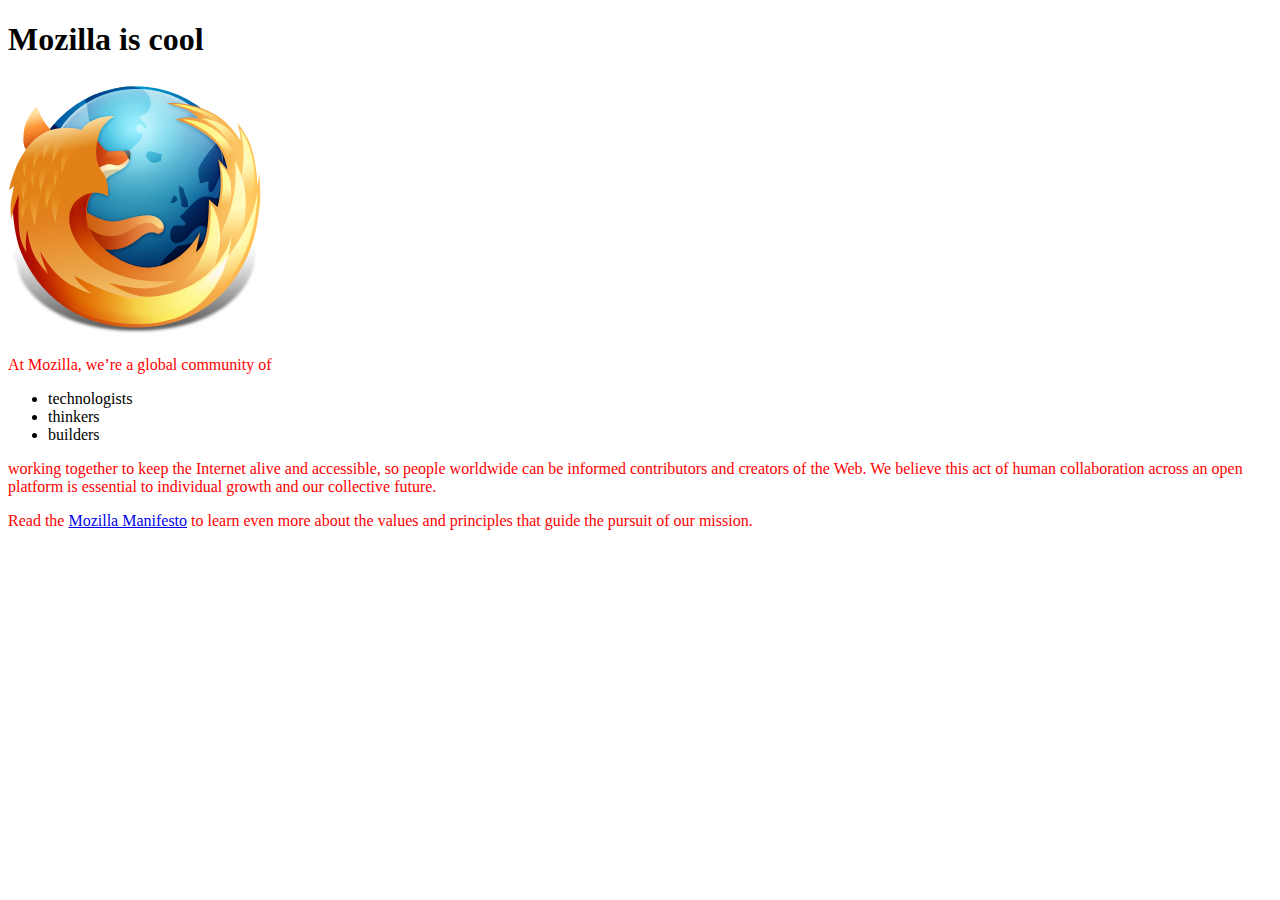
<file: index.html>
<!DOCTYPE html>
<html>
  <head>
    <meta charset="utf-8">
    <title>My test page</title>
    <link href='https://fonts.googleapis.com/css?family=Open+Sans' rel='stylesheet' type='text/css'>
    <link href="styles/style.css" rel="stylesheet" type="text/css">
  </head>
  <body>
    <h1>Mozilla is cool</h1>
    <img src="images/firefox-icon.png" alt="The Firefox logo: a flaming fox surrounding the Earth.">

    <p>At Mozilla, we’re a global community of</p>
    
    <ul> <!-- changed to list in the tutorial -->
      <li>technologists</li>
      <li>thinkers</li>
      <li>builders</li>
    </ul>

    <p>working together to keep the Internet alive and accessible, so people worldwide can be informed contributors and creators of the Web. We believe this act of human collaboration across an open platform is essential to individual growth and our collective future.</p>

    <p>Read the <a href="https://www.mozilla.org/en-US/about/manifesto/">Mozilla Manifesto</a> to learn even more about the values and principles that guide the pursuit of our mission.</p>
  </body>
</html>
</file>
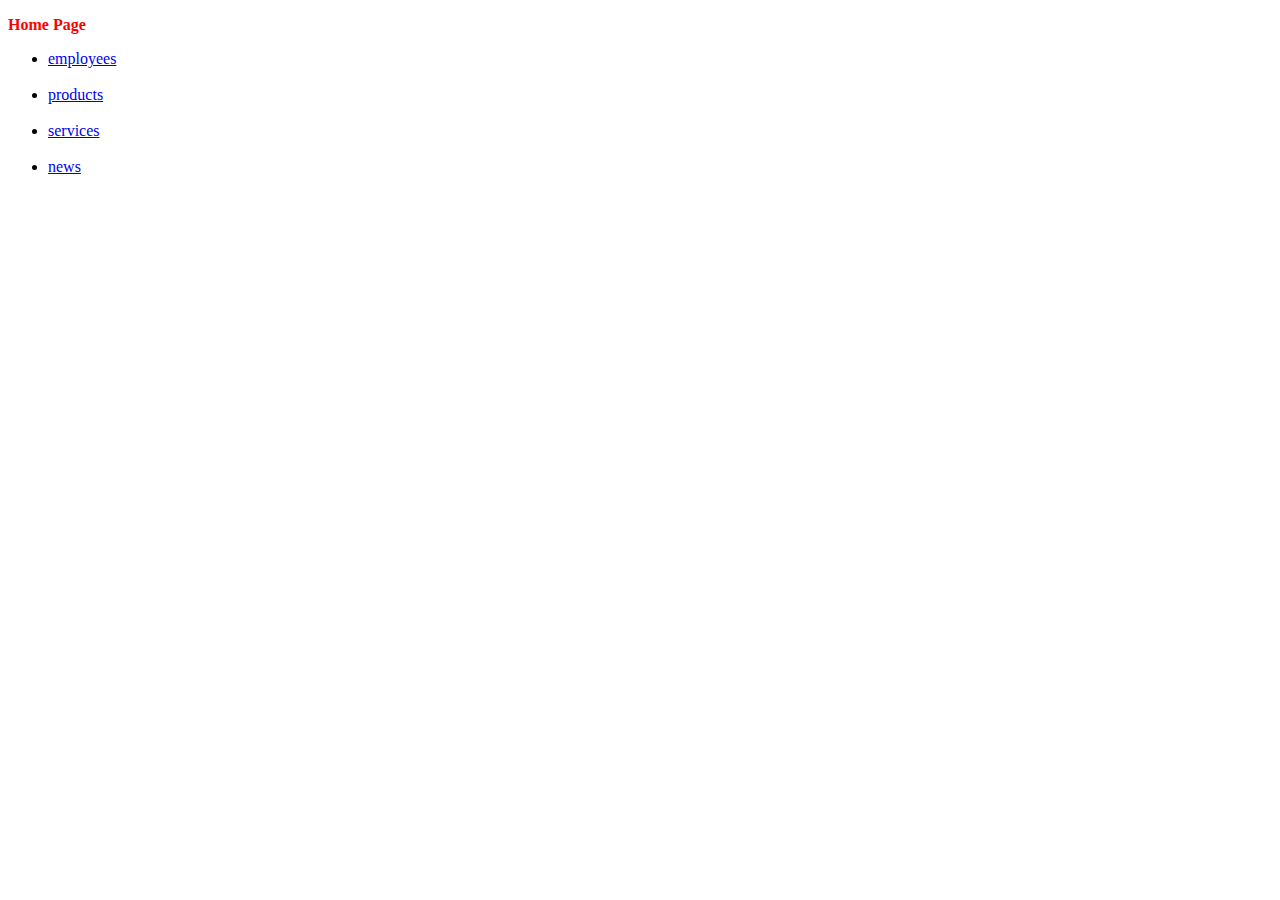
<file: multipage/index.html>
<!DOCTYPE html>
<html>
 
<head>
    <title>homepage</title>
    <meta charset="UTF-8" />
</head>
 
<body>
 <p style="color:red;"><strong>Home Page</strong></p>
  <ul>
   <li> <a href="https://sunqiiii.github.io/multipage/employees.html">employees</a></li> <br/>
   <li> <a href="https://sunqiiii.github.io/multipage/products.html">products</a></li> <br/>
   <li> <a href="https://sunqiiii.github.io/multipage/services.html">services</a></li> <br/>
   <li> <a href="https://sunqiiii.github.io/multipage/news.html">news</a></li> <br/>
</ul>
 
     
</body>
 
</html>
</file>
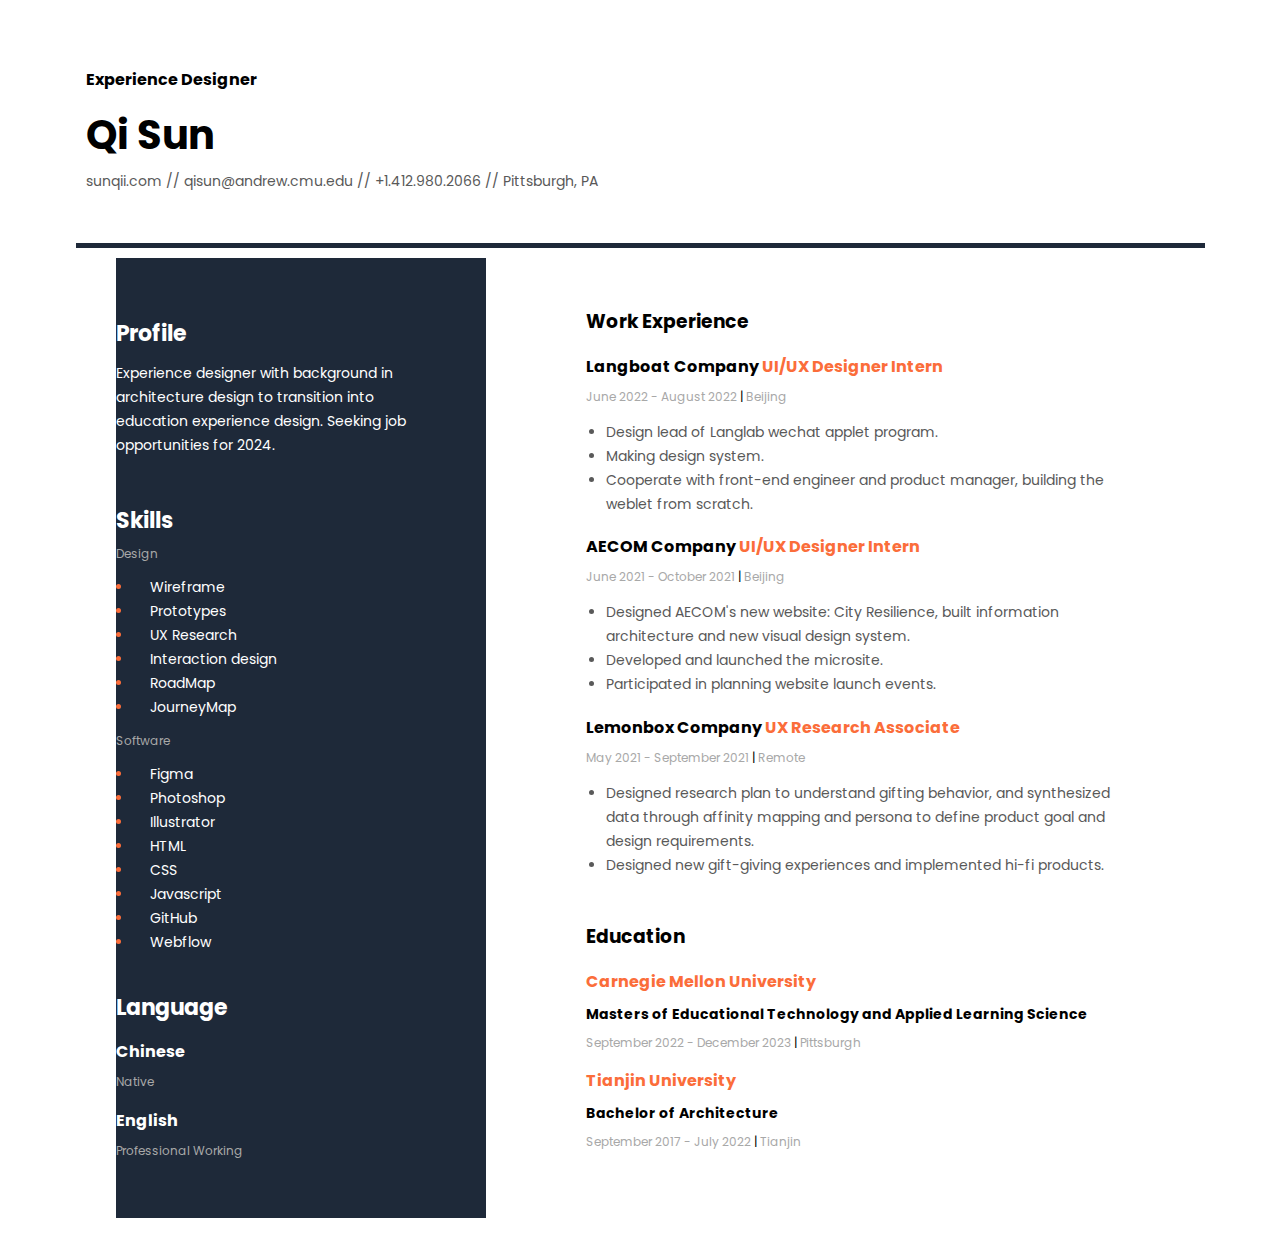
<file: myresume/index.html>
<!DOCTYPE html>
<html>
 <head>
    <meta charset="UTF-8">
    <meta http-equiv="X-UA-Compatible" content="IE=edge">
    <meta name="viewport" content="width=device-width, initial-scale=1.0">
    <link rel="preconnect" href="https://fonts.googleapis.com">
    <link rel="preconnect" href="https://fonts.gstatic.com" crossorigin>
    <link href="https://fonts.googleapis.com/css2?family=Poppins:wght@400;700&display=swap" rel="stylesheet">
    <link rel="stylesheet" href="styling.css">
    <title>Resume Qi Sun</title>
</head>
<body>
  <!--Main-->   
<div class="main">
    
 <div class="add">
  <!--About user-->
        <div class="about">
            <h2 class="about-position">Experience Designer</h2>
            <h1 class="about-name">Qi Sun</h1>
            <p class="about-description">sunqii.com // qisun@andrew.cmu.edu // +1.412.980.2066 // Pittsburgh, PA
            </p>
        </div>
    </div>
 
    <!--Main content-->
    <div class="main-content">
 
        <!--Work Experience-->
        <div class="work">
            <h3 class="title">Work Experience</h3>
            <!--Work 1.1-->
            <div>
                <h4 class="sub-title">Langboat Company <span class="organization"> UI/UX Designer Intern</span></h4>
                <p class="period">June 2022 - August 2022 <span class="line">|</span> Beijing</p>
                <ul class="work-list">
                    <li class="work-list-item">Design lead of Langlab wechat applet program.</li>
                    <li class="work-list-item">Making design system.</li>
                    <li class="work-list-item">Cooperate with front-end engineer and product manager, building the weblet from scratch. </li>
                </ul>
            </div>
            <!--Work 1-->
            <div>
                <h4 class="sub-title">AECOM Company <span class="organization"> UI/UX Designer Intern</span></h4>
                <p class="period">June 2021 - October 2021 <span class="line">|</span> Beijing</p>
                <ul class="work-list">
                    <li class="work-list-item">Designed AECOM's new website: City Resilience, built information architecture and new visual design system.</li>
                    <li class="work-list-item">Developed and launched the microsite.</li>
                    <li class="work-list-item">Participated in planning website launch events.</li>
                </ul>
            </div>
            <!--Work 2-->
            <div>
                <h4 class="sub-title">Lemonbox Company <span class="organization"> UX Research Associate</span></h4>
                <p class="period">May 2021 - September 2021 <span class="line">|</span> Remote</p>
                <ul class="work-list">
                    <li class="work-list-item">Designed research plan to understand gifting behavior, and synthesized data through affinity mapping and persona to define product goal and design requirements.</li>
                    <li class="work-list-item">Designed new gift-giving experiences and implemented hi-fi products.</li>
                </ul>
            </div>
           
        </div>
        <!--Education-->
        <div class="education">
            <h3 class="title">Education</h3>
            <div>
                <h4 class="education-org">Carnegie Mellon University</h4>
                <p class="education-position">Masters of Educational Technology and Applied Learning Science</p>
                
                <p class="period">September 2022 - December 2023 <span class="line">|</span> Pittsburgh</p>
            </div>
            <div>
                <h4 class="education-org">Tianjin University</h4>
                <p class="education-position">Bachelor of Architecture</p>
            
                <p class="period">September 2017 - July 2022 <span class="line">|</span> Tianjin</p>
            </div>
        </div>
    </div>


    <!--Side bar-->
    <aside class="sidebar">
        <!--Contacts-->
        <div class="contacts">
         
            <h3 class="sidebar-title">Profile</h3>
            <div>
                <p class="profile">
                Experience designer with background in architecture design to transition into education experience design.
                 Seeking job opportunities for 2024.
                </p>
            </div>
         </div>

        <!--Tech Skills-->
        <div class="tech-skills">

            <h3 class="sidebar-title">Skills</h3>
            <div>
                <p class="period">Design</p>
                <ul class="skills-list">
                    <li class="skills-list-item"><span class="skills-list-text">Wireframe</span></li>
                    <li class="skills-list-item"><span class="skills-list-text">Prototypes</span></li>
                    <li class="skills-list-item"><span class="skills-list-text">UX Research</span></li>
                    <li class="skills-list-item"><span class="skills-list-text">Interaction design</span></li>
                    <li class="skills-list-item"><span class="skills-list-text">RoadMap</span></li>
                    <li class="skills-list-item"><span class="skills-list-text">JourneyMap</span></li>
                </ul>
                <p class="period">Software</p>
                <ul class="skills-list">
                    <li class="skills-list-item"><span class="skills-list-text">Figma</span> </li>
                    <li class="skills-list-item"><span class="skills-list-text">Photoshop</span></li>
                    <li class="skills-list-item"><span class="skills-list-text">Illustrator</span></li>
                    <li class="skills-list-item"><span class="skills-list-text">HTML</span></li>
                    <li class="skills-list-item"><span class="skills-list-text">CSS</span></li>
                    <li class="skills-list-item"><span class="skills-list-text">Javascript</span></li>
                    <li class="skills-list-item"><span class="skills-list-text">GitHub</span></li>
                    <li class="skills-list-item"><span class="skills-list-text">Webflow</span></li>
                </ul>
            </div>
        </div>
        <!--Soft Skills-->
        <!-- <div class="soft-skills">
        
            <h3 class="sidebar-title">Soft Skills</h3>
            <div>
                <ul class="skills-list">
                    <li class="skills-list-item"><span class="skills-list-text">Scrum</span></li>
                    <li class="skills-list-item"><span class="skills-list-text">Agile</span></li>
                    <li class="skills-list-item"><span class="skills-list-text">GTD</span></li>
                    <li class="skills-list-item"><span class="skills-list-text">Teamwork</span></li>
                </ul>
            </div>
        </div> -->
        <!--Language-->
        <div class="language"> 
            <h3 class="sidebar-title">Language</h3>
            <h4 class="language-sub-title">Chinese</h4>
            <p class="period">Native</p>
            <h4 class="language-sub-title">English</h4>
            <p class="period">Professional Working</p>
        </div>
        
    </aside>
</div>

</body>

</html>
</file>
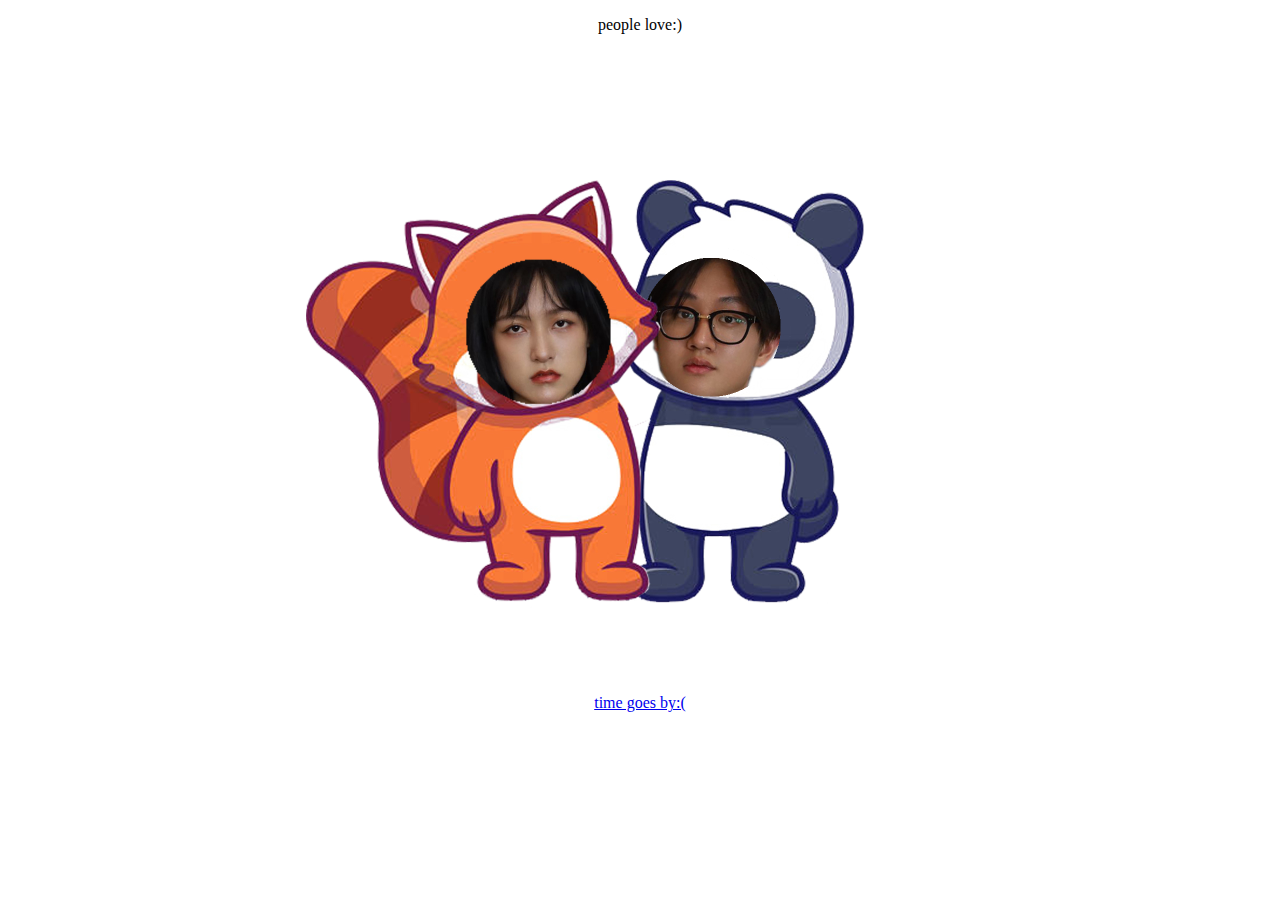
<file: tieyixia/index.html>
<!DOCTYPE html>
<html>
 
<head>
    <title>peoplelove</title>
    <meta charset="UTF-8" />
</head>
 
<body>
     <p><center>people love:)</center></p>
<center><img src="http://sunqiiii.github.io/tieyixia/0.jpg"
     width="960"
     height="640"
></center>
 <center><a href="https://sunqiiii.github.io/tieyixia/peoplechange.html">time goes by:(</a></center>
</body>
 
</html>
</file>
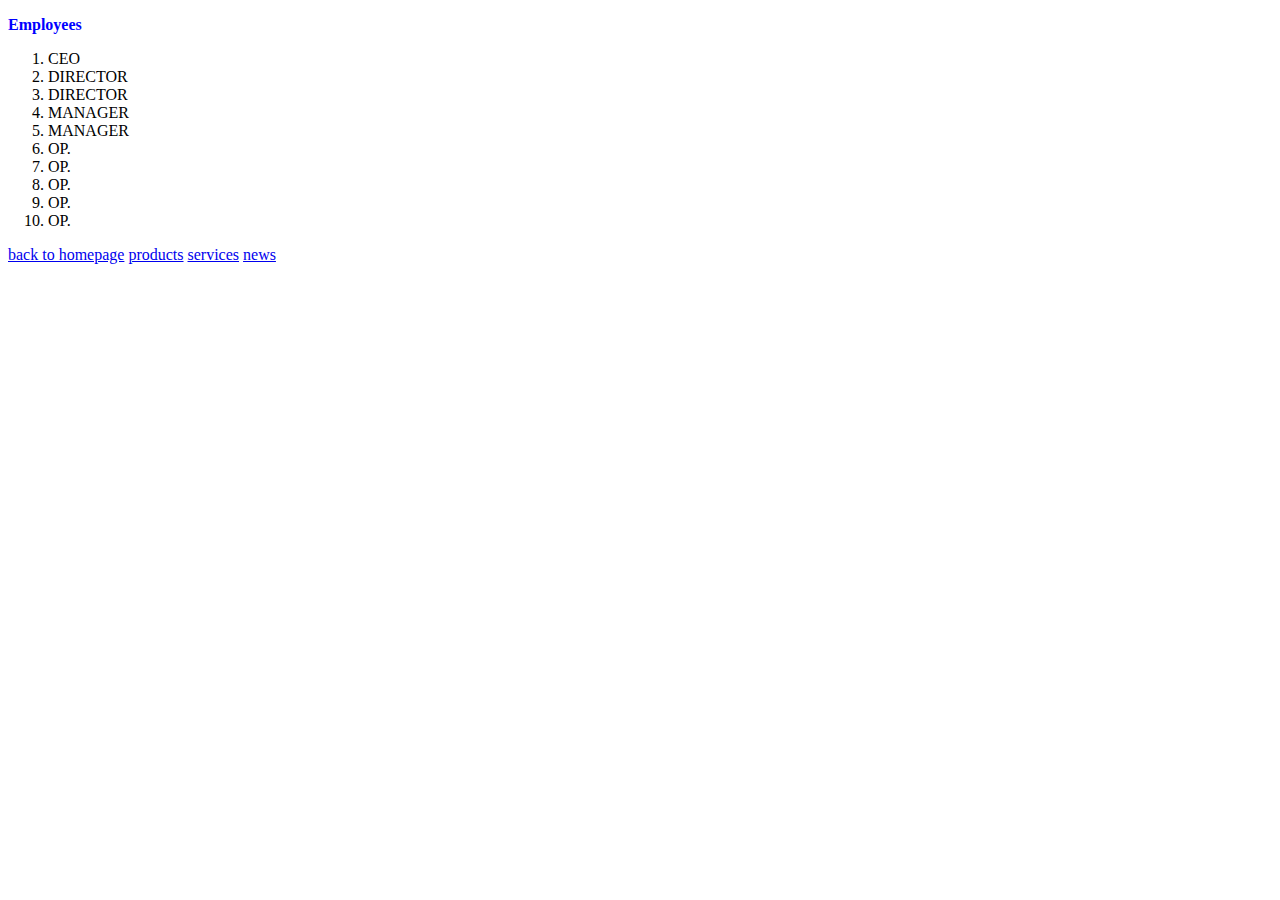
<file: multipage/employees.html>
<!DOCTYPE html>
<html>
 
<head>
    <title>employees</title>
    <meta charset="UTF-8" />
</head>
 
<body>
 <p style="color:blue;"><strong>Employees</strong></p>
  <ol>
   <li>CEO</li>
   <li>DIRECTOR</li>
   <li>DIRECTOR</li>
   <li>MANAGER</li>
   <li>MANAGER</li>
   <li>OP.</li>
   <li>OP.</li>
   <li>OP.</li>
   <li>OP.</li>
   <li>OP.</li>
</ol>
 
<a href="https://sunqiiii.github.io/multipage/index.html">back to homepage</a>
<a href="https://sunqiiii.github.io/multipage/products.html"> products</a> <a href="https://sunqiiii.github.io/multipage/services.html"> services</a> <a href="https://sunqiiii.github.io/multipage/news.html"> news</a>
      
</body>
 
</html>
</file>
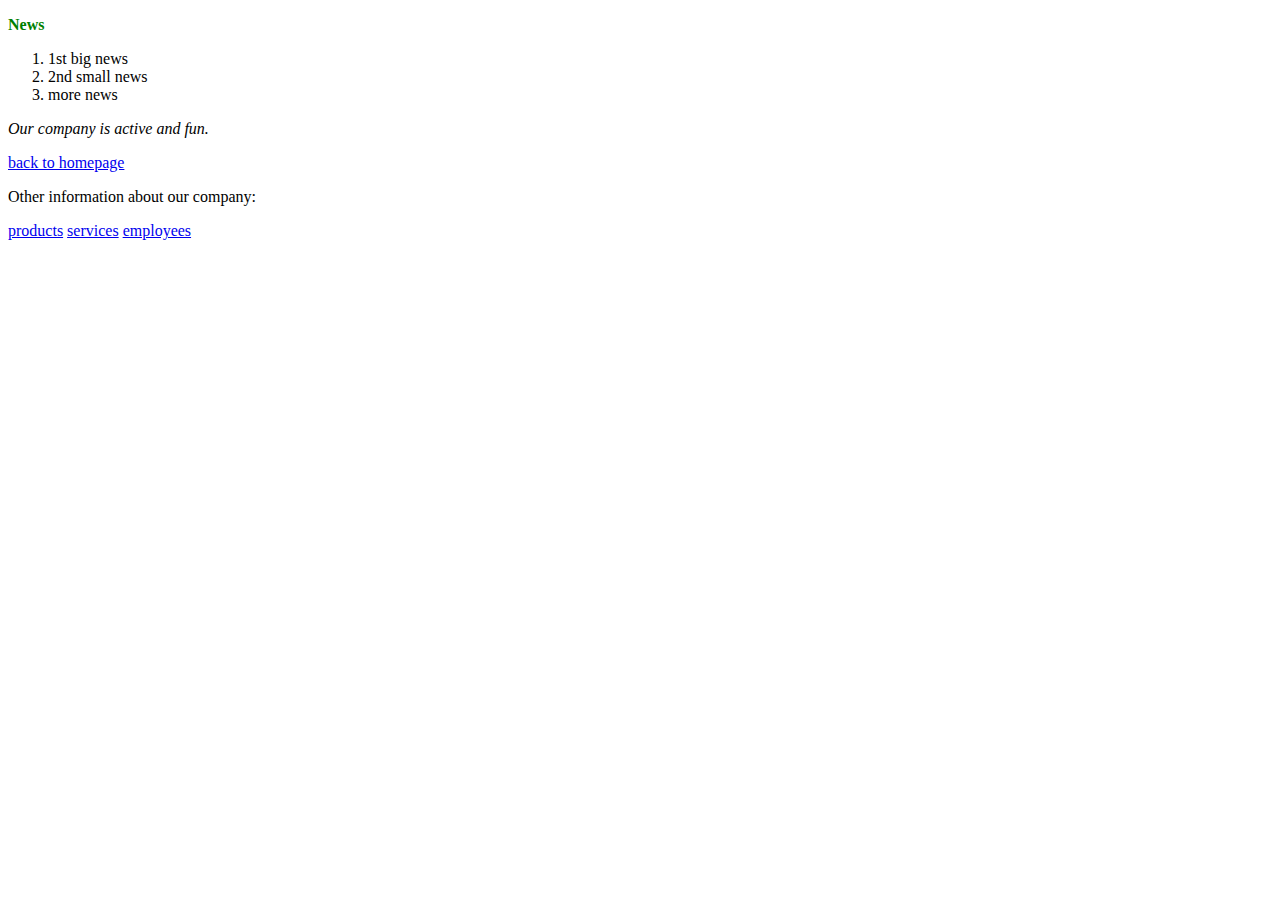
<file: multipage/news.html>
<!DOCTYPE html>
<html>
 
<head>
    <title>news</title>
    <meta charset="UTF-8" />
</head>
 
<body>
   <p style="color:green;"><strong>News</strong></p>
  <ol>
   <li>1st big news</li>
   <li>2nd small news</li>
   <li>more news</li>
 </ol>
  <p><i>Our company is active and fun.</i></p>
 
<a href="https://sunqiiii.github.io/multipage/index.html">back to homepage</a> <br/> 
<p>Other information about our company:</p><a href="https://sunqiiii.github.io/multipage/products.html"> products</a> <a href="https://sunqiiii.github.io/multipage/services.html"> services</a> <a href="https://sunqiiii.github.io/multipage/employees.html"> employees</a> 

     
</body>
 
</html>
</file>
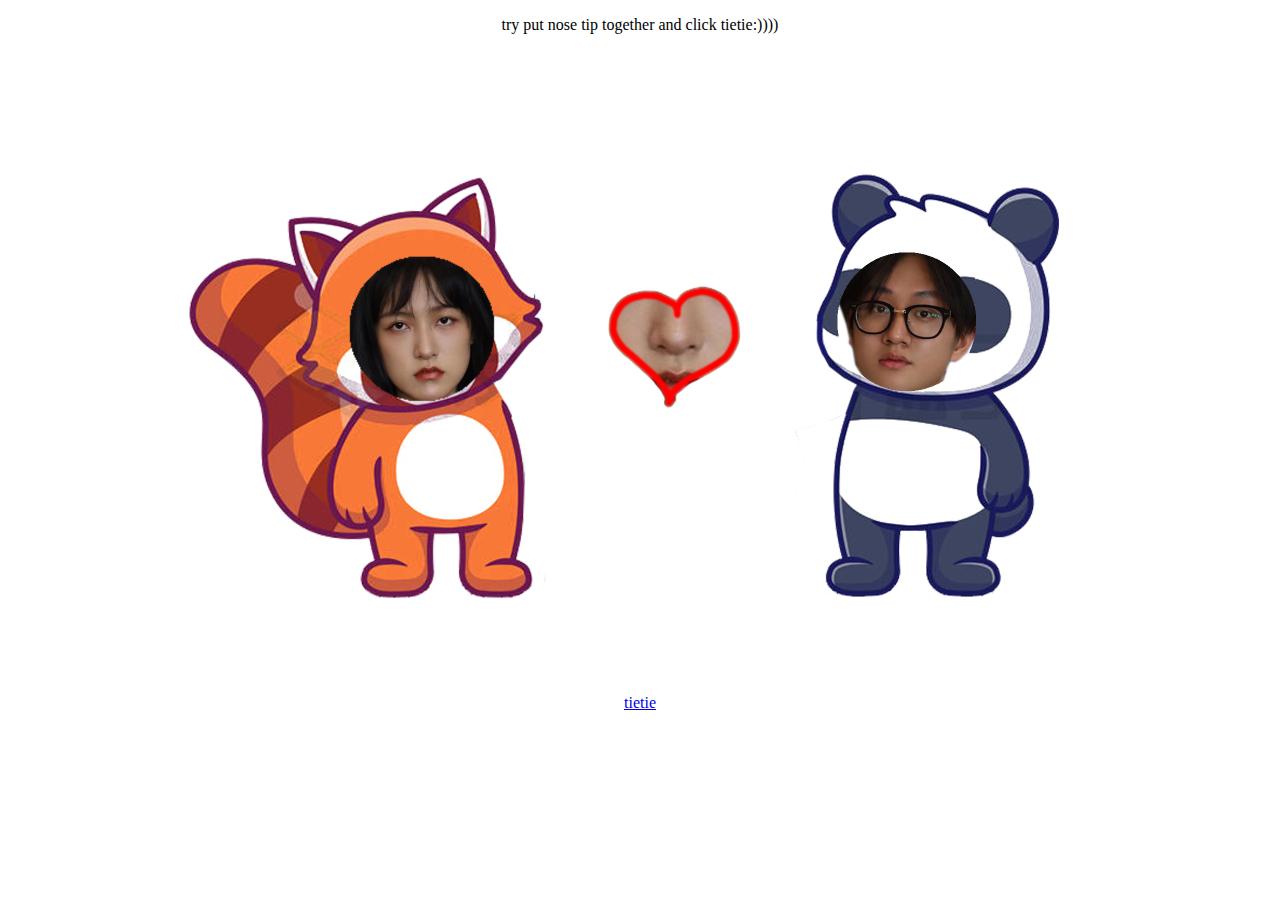
<file: tieyixia/howback.html>
<!DOCTYPE html>
<html>
 
<head>
    <title>howback</title>
    <meta charset="UTF-8" />
</head>
 
<body>
     <p><center>try put nose tip together and click tietie:))))</center></p>
<center><img src="http://sunqiiii.github.io/tieyixia/2.jpg"
     width="960"
     height="640"
></center>
 <center><a href="https://sunqiiii.github.io/tieyixia/index.html">tietie</a></center>
</body>
 
</html>
</file>
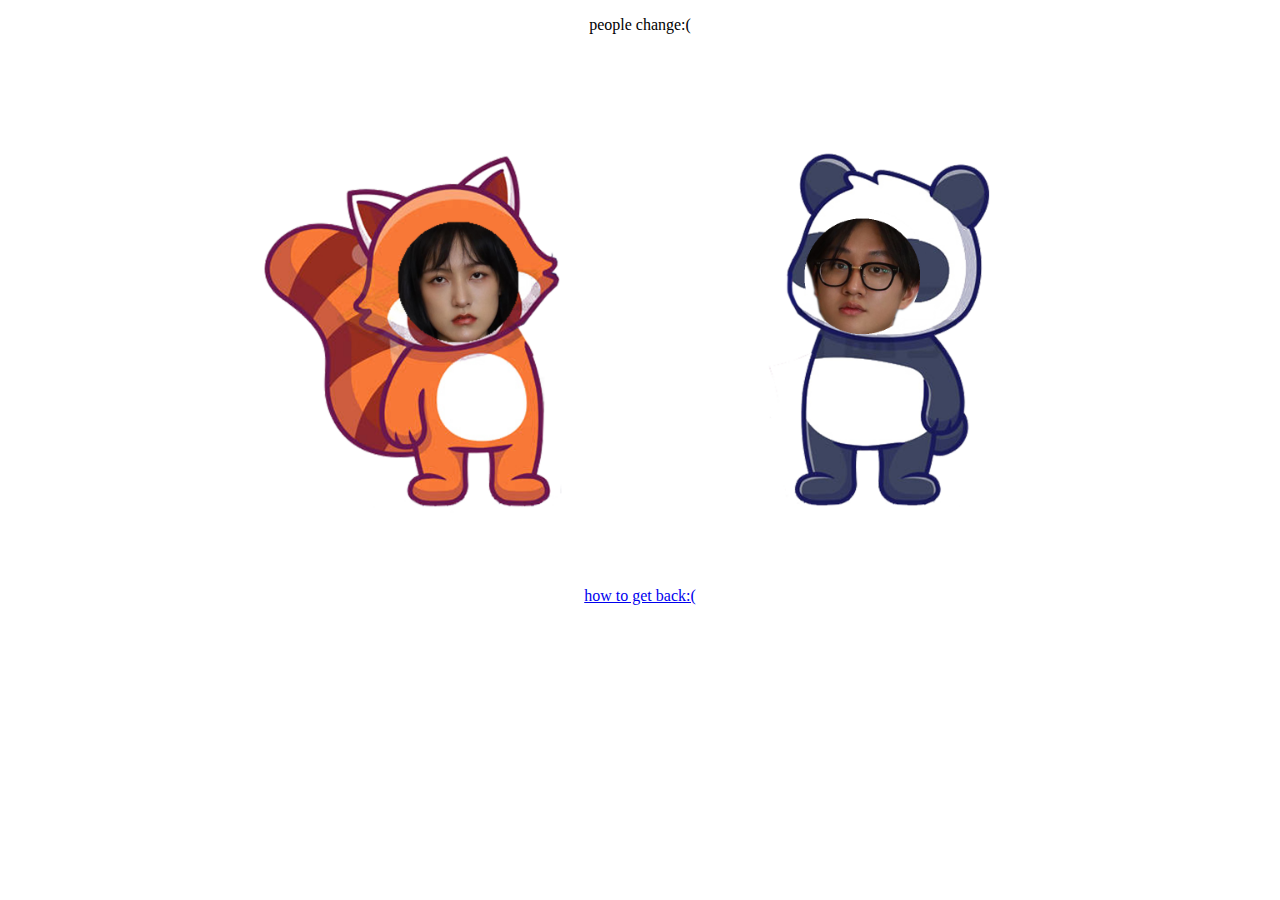
<file: tieyixia/peoplechange.html>
<!DOCTYPE html>
<html>
 
<head>
    <title>peoplechange</title>
    <meta charset="UTF-8" />
</head>
 
<body>
     <p><center>people change:(</center></p>
<center><img src="http://sunqiiii.github.io/tieyixia/1.jpg"
     width="800"
     height="533"
></center>
 <center><a href="https://sunqiiii.github.io/tieyixia/howback.html">how to get back:(</a></center>
</body>
 
</html>
</file>
<file: styles/style.css>
p {

color: red;

}
</file>
<file: myresume/styling.css>
body{
    font-family: 'poppins',
    sans-serif;
    background-color: #FFFFFF;
}

.main{
    width: 40%;
    justify-content: center;
    margin: 0 auto;
    display: grid;
    grid-template-columns: 1fr 3fr;
}
.add{
    margin-top: 40px;
    padding: 10px;
    background-color: #ffffff;
    grid-column: 1 / 3;
    grid-row: 1;
    border-bottom: 5px solid #1E2939;
}
.main-content{
    padding: 40px 90px;
    background-color: #ffffff;
    grid-column: 2;
    grid-row: 2;
}

/* about styles */
.about{
   margin-bottom: 40px; 
}
.about-position{
font-style: normal;
font-weight: 700;
font-size: 16px;
line-height: 17px;
color: #000000;
margin-top: 40px
margin-bottom: 10px;
}
.about-name{
font-style: normal;
font-weight: 700;
font-size: 40px;
line-height: 40px;
color: #000000;
margin-bottom: 10px;
}
.about-description{
font-style: normal;
font-weight: 400;
font-size: 14px;
line-height: 24px;
color: #595959;
padding: 0;
}

.work{
    margin-bottom: 45px;
}
.work-list{
    padding: 0;
    margin-left: 20px;
}
.work-list-item{
    font-style: normal;
    font-weight: 400;
    font-size: 14px;
    line-height: 24px;
    color: #595959;
    width: 509px;
}
.sub-title {
    font-style: normal;
    font-weight: 700;
    font-size: 16px;
    line-height: 20px;
    color: #000000;
    margin-bottom: 12px;
    width: 509px;
}
.organization{
    font-style: normal;
    font-weight: 700;
    font-size: 16px;
    line-height: 20px;
    color: #FB6D3A;
    
} 
.period{
    font-style: normal;
    font-weight: 400;
    font-size: 12px;
    line-height: 15px;
    color: #A8A8A8;
    margin-bottom: 10px;
}
.line{
    font-style: normal;
    font-weight: 400;
    font-size: 12px;
    line-height: 15px;
    color: #000000;
}
.education-org{
    font-style: normal;
    font-weight: 700;
    font-size: 16px;
    line-height: 20px;
    color: #FB6D3A;
    margin-bottom: 12px;
}
.education-position{
    font-style: normal;
    font-weight: 700;
    font-size: 14px;
    line-height: 17px;
    color: #000000;
    margin-bottom: 12px;
}

.sidebar {
    background-color: #1E2939;
    padding-top: 40px;
    width: 370px;
    grid-column: 1;
    grid-row: 2;
    margin: 10px;
    margin-left: 40px;
}

.sidebar-title{
    color: #FFFFFF;
    font-style: normal;
    font-weight: 700;
    font-size: 22px;
    line-height: 27px;
    margin-bottom: 10px;
}

.contacts, .portfolio, .tech-skills, .language, .soft-skills, {
    margin-left: 40px;
}
.profile{
    color: #ffffff;
    font-weight: 400;
    font-size: 14px;
    line-height: 24px;
    color: #FFFFFF;
    margin-right: 40px;
}
.contacts{
    margin-bottom: 50px;
}
.portfolio, .tech-skills, .soft-skills, .profile {
    margin-bottom: 40px;
}
.contact-type{
    color: #FFFFFF;
    font-style: normal;
    font-weight: 700;
    font-size: 14px;
    line-height: 24px;
    margin-right: 10px;
}
.contact-link{
    font-style: normal;
    font-weight: 400;
    font-size: 14px;
    line-height: 24px;
    color: #FFFFFF;
    opacity: 0.5;
}
.skills-list{
    font-style: normal;
    font-weight: 400;
    font-size: 14px;
    line-height: 24px;
    color: #FFFFFF;
    padding: 0;
    margin-left: 17px;
}
.skills-list-item{
    color: #FB6D3A;
}
.skills-list-text{
    color: #FFFFFF;
    font-weight: 400;
    font-size: 14px;
    line-height: 24px;
    color: #FFFFFF;
    padding: 0;
    margin-left: 17px;
}
.language{
    padding-bottom: 50px;
}
.language-sub-title{
    font-style: normal;
    font-weight: 700;
    font-size: 16px;
    line-height: 20px;
    color: #FFFFFF;
    margin-bottom: 12px;
}
</file>
